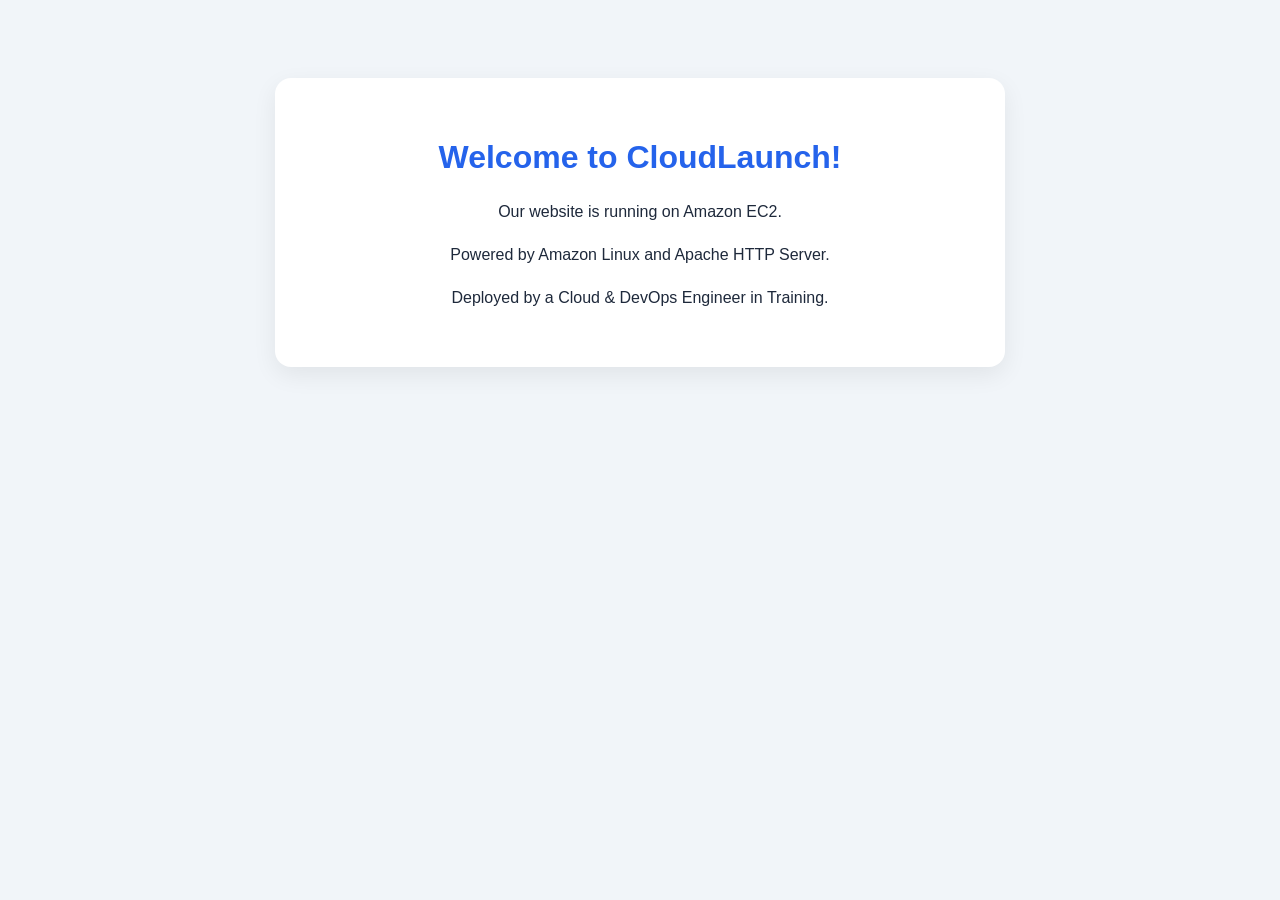
<file: 06-aws/beginner/01-ec2-web-server/index.html>
<!DOCTYPE html>
<html lang="en">
<head>
    <meta charset="UTF-8">
    <meta name="viewport" content="width=device-width, initial-scale=1.0">
    <title>CloudLaunch | Home</title>
    <style>
        body {
            font-family: Arial, sans-serif;
            background: #f1f5f9;
            color: #1e293b;
            text-align: center;
            padding: 70px 20px;
        }
        .card {
            max-width: 650px;
            margin: auto;
            padding: 40px;
            background: white;
            border-radius: 16px;
            box-shadow: 0 8px 25px #00000012;
        }
        h1 { color: #2563eb; }
        p { line-height: 1.7; }
    </style>
</head>
<body>
    <div class="card">
        <h1>Welcome to CloudLaunch!</h1>
        <p>Our website is running on Amazon EC2.</p>
        <p>Powered by Amazon Linux and Apache HTTP Server.</p>
        <p>Deployed by a Cloud & DevOps Engineer in Training.</p>
    </div>
</body>
</html>
</file>
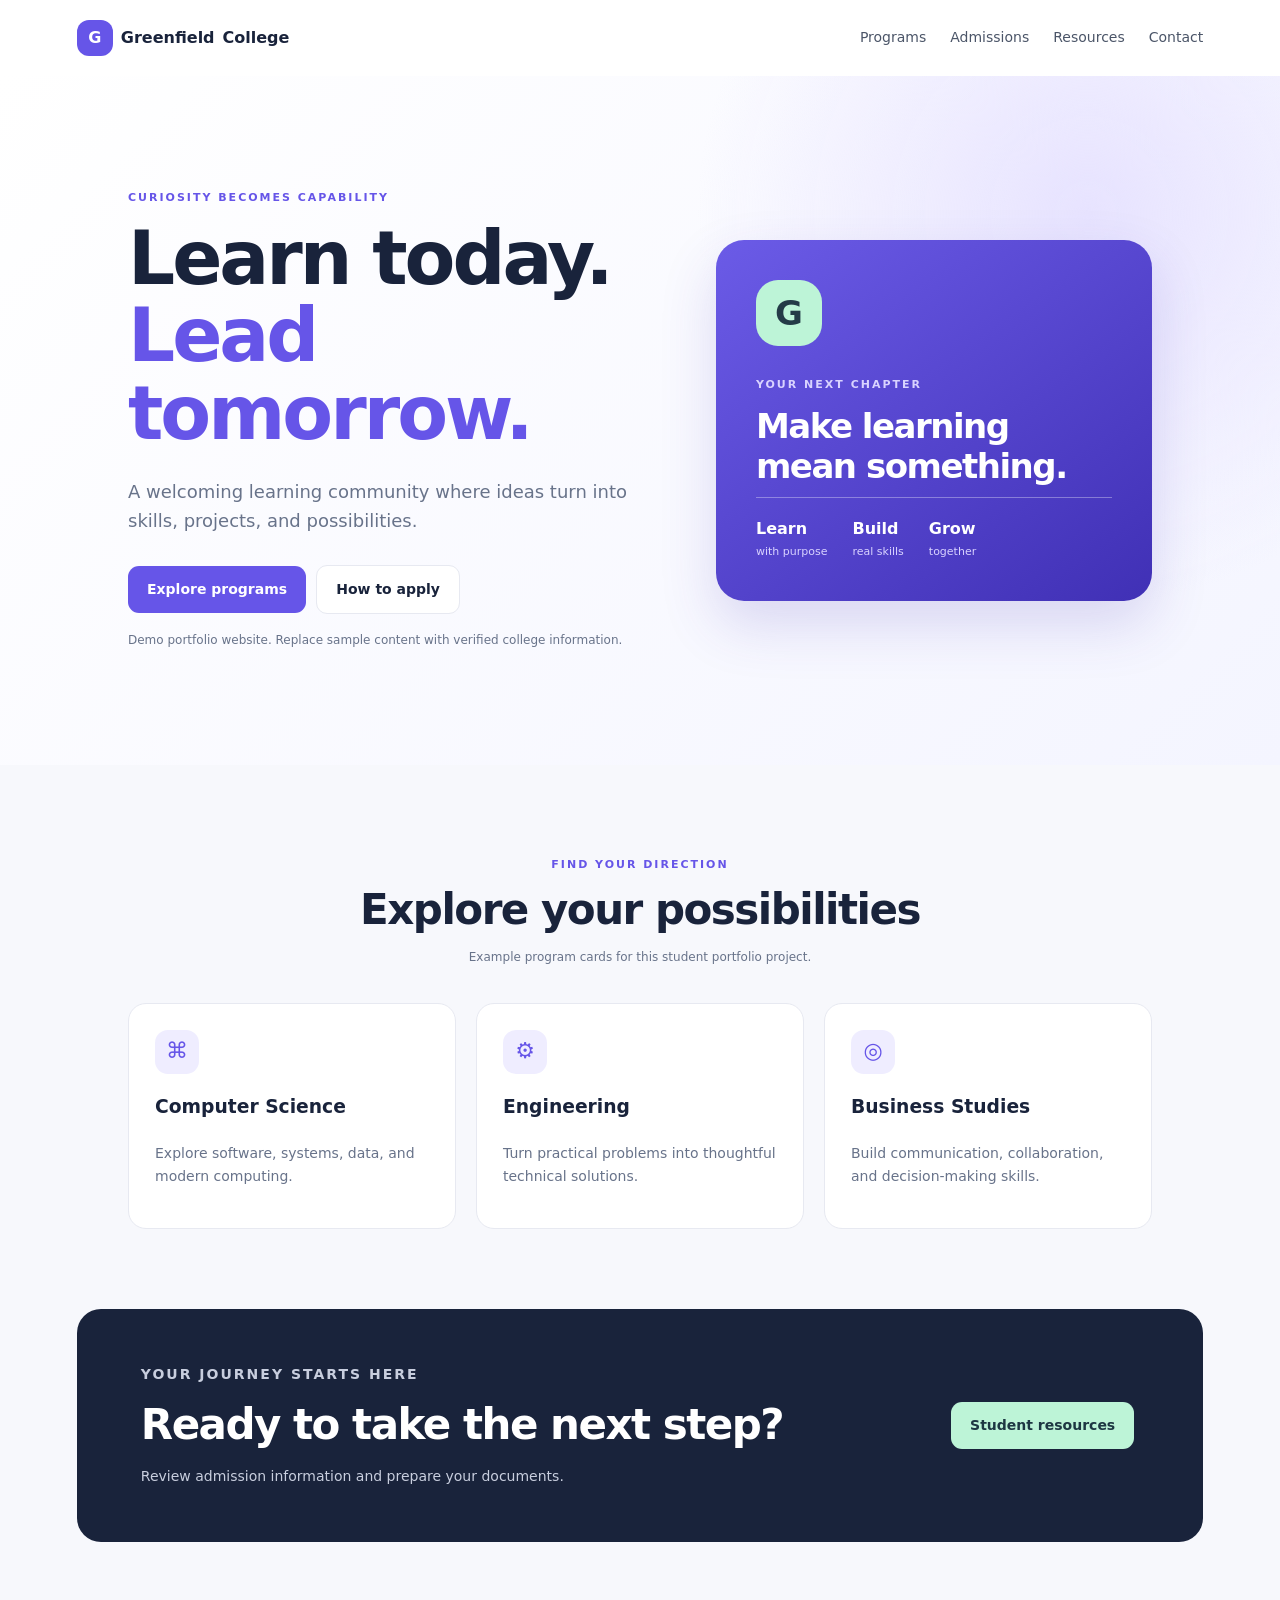
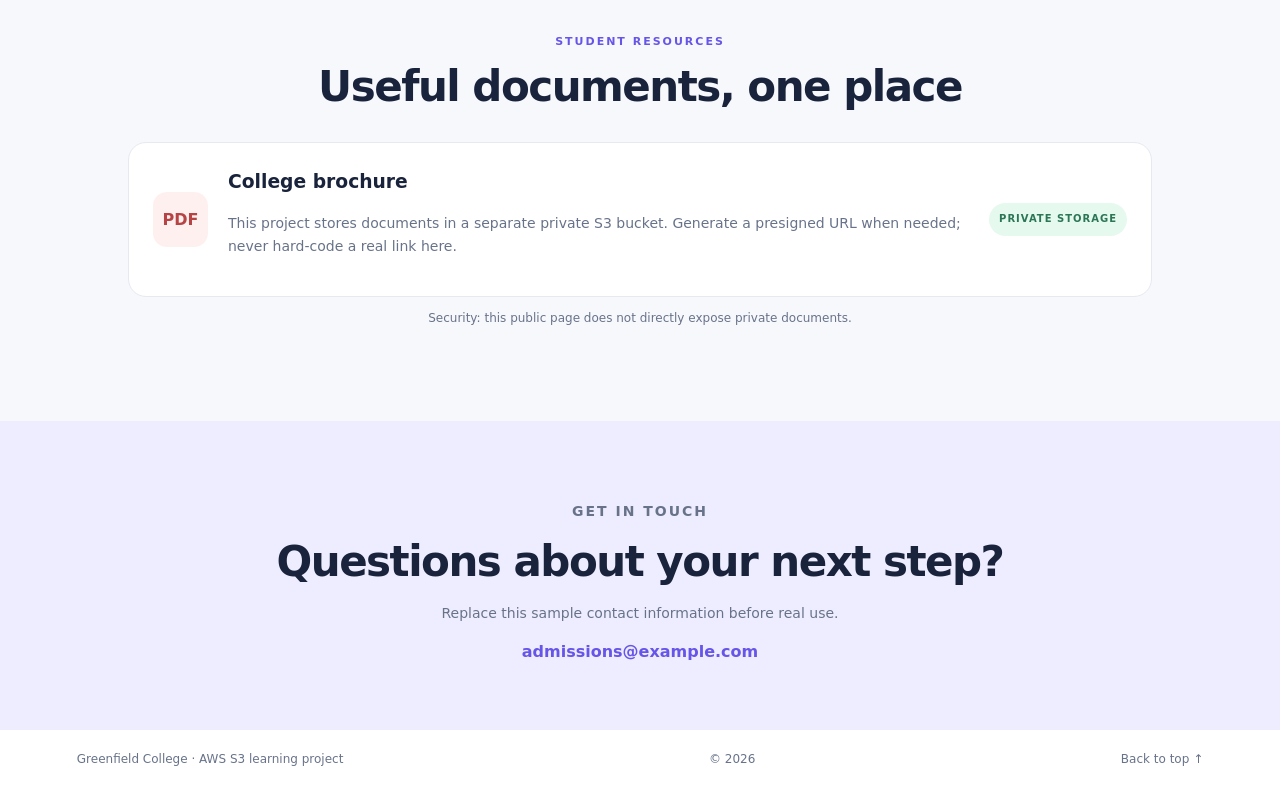
<file: 06-aws/beginner/02-s3-static-site-and-versioning/website/index.html>
<!doctype html>
<html lang="en">
<head>
  <meta charset="utf-8">
  <meta name="viewport" content="width=device-width, initial-scale=1">
  <meta name="description" content="Greenfield College information, programs, admissions, and resources.">
  <title>Greenfield College | Learn. Build. Lead.</title>
  <link rel="stylesheet" href="css/styles.css">
  <script src="js/main.js" defer></script>
</head>
<body>
<header class="header">
  <a class="brand" href="#home"><span class="logo">G</span> Greenfield <b>College</b></a>
  <nav><a href="#programs">Programs</a><a href="#admissions">Admissions</a><a href="#resources">Resources</a><a href="#contact">Contact</a></nav>
</header>
<main>
<section class="hero" id="home">
  <div><p class="eyebrow">CURIOSITY BECOMES CAPABILITY</p><h1>Learn today.<br><span>Lead tomorrow.</span></h1>
  <p class="lead">A welcoming learning community where ideas turn into skills, projects, and possibilities.</p>
  <a class="btn" href="#programs">Explore programs</a> <a class="btn secondary" href="#admissions">How to apply</a>
  <p class="note">Demo portfolio website. Replace sample content with verified college information.</p></div>
  <aside class="feature"><div class="big-logo">G</div><p class="eyebrow">YOUR NEXT CHAPTER</p><h2>Make learning<br>mean something.</h2><div class="stats"><span><b>Learn</b><small>with purpose</small></span><span><b>Build</b><small>real skills</small></span><span><b>Grow</b><small>together</small></span></div></aside>
</section>
<section class="section" id="programs"><p class="eyebrow">FIND YOUR DIRECTION</p><h2>Explore your possibilities</h2><p class="muted">Example program cards for this student portfolio project.</p>
<div class="grid"><article><span class="icon">⌘</span><h3>Computer Science</h3><p>Explore software, systems, data, and modern computing.</p></article><article><span class="icon">⚙</span><h3>Engineering</h3><p>Turn practical problems into thoughtful technical solutions.</p></article><article><span class="icon">◎</span><h3>Business Studies</h3><p>Build communication, collaboration, and decision-making skills.</p></article></div></section>
<section class="admissions" id="admissions"><div><p class="eyebrow">YOUR JOURNEY STARTS HERE</p><h2>Ready to take the next step?</h2><p>Review admission information and prepare your documents.</p></div><a class="btn light" href="#resources">Student resources</a></section>
<section class="section" id="resources"><p class="eyebrow">STUDENT RESOURCES</p><h2>Useful documents, one place</h2><div class="resource"><b class="pdf">PDF</b><div><h3>College brochure</h3><p>This project stores documents in a separate private S3 bucket. Generate a presigned URL when needed; never hard-code a real link here.</p></div><span class="tag">PRIVATE STORAGE</span></div><p class="note">Security: this public page does not directly expose private documents.</p></section>
<section class="contact" id="contact"><p class="eyebrow">GET IN TOUCH</p><h2>Questions about your next step?</h2><p>Replace this sample contact information before real use.</p><a href="mailto:admissions@example.com">admissions@example.com</a></section>
</main>
<footer><span>Greenfield College · AWS S3 learning project</span><span>© <span id="year"></span></span><a href="#home">Back to top ↑</a></footer>
</body></html>
</file>
<file: 06-aws/beginner/02-s3-static-site-and-versioning/website/css/styles.css>
:root{--ink:#19233b;--muted:#68738a;--purple:#6655e8;--mint:#bdf4d7;--line:#e7e9f1;--paper:#f7f8fc}*{box-sizing:border-box}html{scroll-behavior:smooth}body{margin:0;font:16px/1.65 Inter,system-ui,Segoe UI,sans-serif;color:var(--ink);background:var(--paper)}a{text-decoration:none;color:inherit}.header,footer{display:flex;justify-content:space-between;align-items:center;gap:20px;padding:20px clamp(20px,6vw,85px);background:white}.brand{display:flex;align-items:center;gap:8px;font-weight:600}.logo{display:grid;place-items:center;width:36px;height:36px;border-radius:12px;background:var(--purple);color:white;font-weight:900}.header nav{display:flex;gap:24px;font-size:14px;color:#4b5568}.header nav a:hover,footer a:hover{color:var(--purple)}.hero{display:grid;grid-template-columns:1.1fr .9fr;gap:55px;align-items:center;padding:clamp(55px,8vw,105px) clamp(25px,10vw,145px);background:radial-gradient(circle at 85% 20%,#e7e3ff,transparent 32%),linear-gradient(135deg,#fff,#f4f5ff)}.eyebrow{font-size:11px;letter-spacing:2px;font-weight:900;color:var(--purple)}h1{font-size:clamp(44px,6vw,74px);letter-spacing:-3px;line-height:1.05;margin:12px 0}h1 span{color:var(--purple)}h2{font-size:clamp(30px,4vw,42px);letter-spacing:-1.5px;line-height:1.2;margin:10px 0}.lead{font-size:18px;color:var(--muted);max-width:500px;margin:24px 0}.btn{display:inline-block;padding:12px 19px;border-radius:11px;background:var(--purple);color:white;font-weight:750;font-size:14px;margin:5px 5px 5px 0}.btn.secondary{background:white;color:var(--ink);border:1px solid var(--line)}.note,.muted{font-size:12px;color:var(--muted)}.feature{position:relative;overflow:hidden;padding:40px;border-radius:28px;color:white;background:linear-gradient(145deg,#6b5be7,#4030b5);box-shadow:0 24px 55px #4735b32b}.big-logo{display:grid;place-items:center;width:66px;height:66px;border-radius:22px;background:var(--mint);color:#243b47;font-size:34px;font-weight:900}.feature .eyebrow{color:#d9d3ff;margin-top:30px}.feature h2{font-size:34px}.stats{display:flex;gap:25px;border-top:1px solid #ffffff55;padding-top:18px}.stats span{display:flex;flex-direction:column}.stats small{font-size:11px;color:#d9d3ff}.section{padding:80px clamp(25px,10vw,145px);text-align:center}.grid{display:grid;grid-template-columns:repeat(3,1fr);gap:20px;margin-top:35px;text-align:left}.grid article{padding:26px;background:white;border:1px solid var(--line);border-radius:18px}.icon{display:grid;place-items:center;width:44px;height:44px;border-radius:13px;background:#efedff;color:var(--purple);font-size:22px}.grid p,.resource p,.admissions p,.contact p{color:var(--muted);font-size:14px}.admissions{display:flex;justify-content:space-between;align-items:center;gap:30px;margin:0 clamp(20px,6vw,85px);padding:40px clamp(25px,5vw,65px);border-radius:24px;background:#19233b;color:white}.admissions p{color:#c8cede}.btn.light{background:var(--mint);color:#1d3742;white-space:nowrap}.resource{display:flex;align-items:center;gap:20px;text-align:left;background:white;border:1px solid var(--line);border-radius:18px;padding:24px;margin-top:30px}.pdf{display:grid;place-items:center;min-width:55px;height:55px;background:#fff0f0;color:#b64444;border-radius:14px}.resource div{flex:1}.resource h3{margin:0}.tag{font-size:10px;font-weight:900;letter-spacing:1px;color:#2c7656;background:#e5f9ee;border-radius:999px;padding:8px 10px;white-space:nowrap}.contact{text-align:center;padding:65px 20px;background:#eeedff}.contact a{color:var(--purple);font-weight:800}footer{font-size:12px;color:var(--muted)}@media(max-width:800px){.hero{grid-template-columns:1fr}.grid{grid-template-columns:1fr}.admissions{align-items:flex-start;flex-direction:column}.header{align-items:flex-start;flex-direction:column}.header nav{gap:14px;flex-wrap:wrap}.resource{flex-wrap:wrap}.resource div{min-width:200px}}@media(max-width:500px){h1{letter-spacing:-2px}.feature{padding:28px}.stats{gap:14px}footer{flex-wrap:wrap}}
</file>
